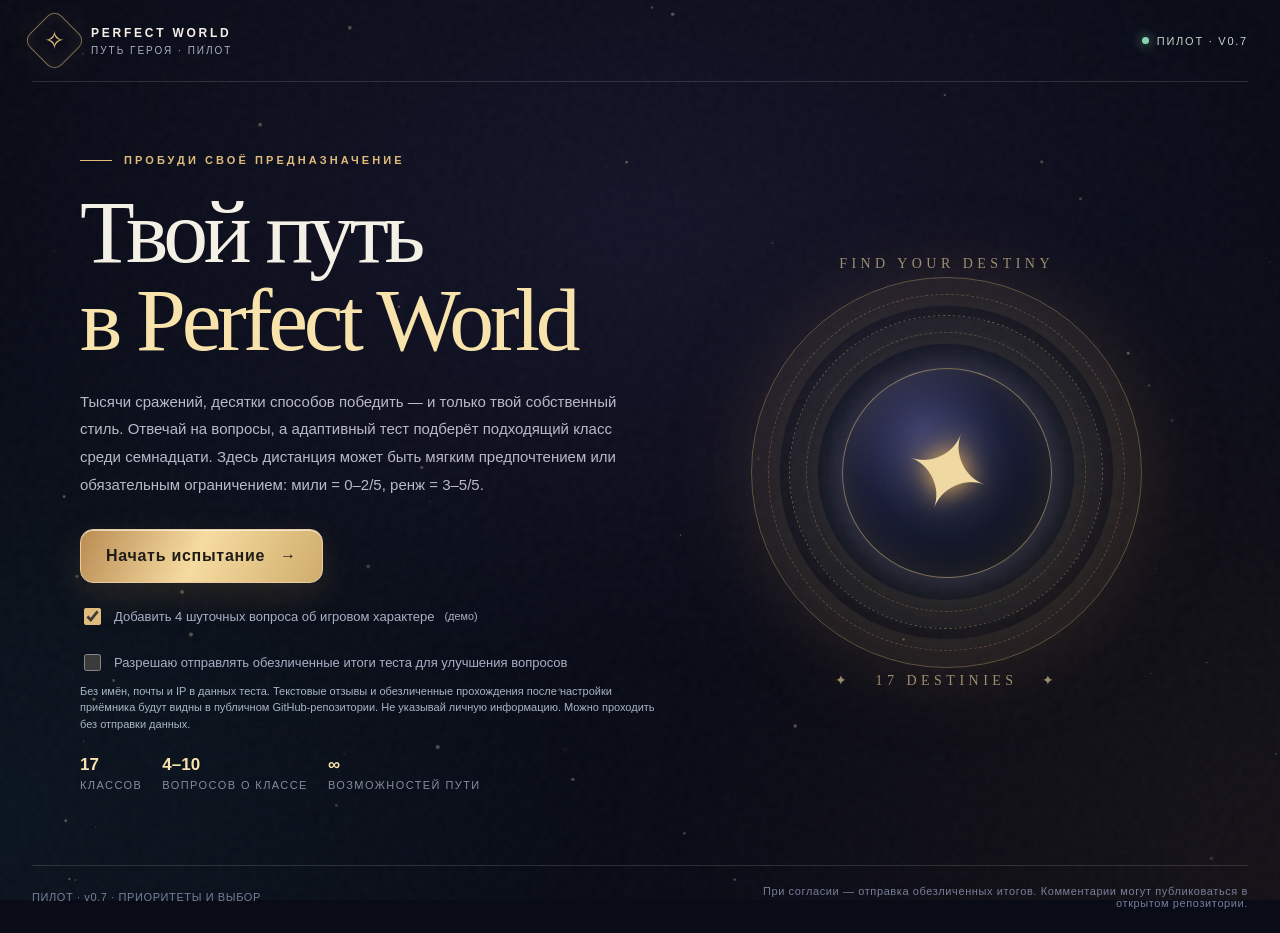
<file: index.html>
<!doctype html>
<html lang="ru">
<head>
<meta charset="utf-8">
<meta name="viewport" content="width=device-width,initial-scale=1,viewport-fit=cover">
<meta name="color-scheme" content="dark">
<title>Perfect World · Путь героя — тест классов</title>
<style>
:root{--bg:#090b16;--ink:#f5f0e6;--muted:#a9afc4;--gold:#dfbc7b;--gold2:#f8e3ac;--cyan:#93dcd6;--border:rgba(220,216,202,.16);--glass:rgba(15,21,38,.78);--shadow:0 30px 110px rgba(0,0,0,.49)}
*{box-sizing:border-box}html{min-height:100%;scroll-behavior:smooth}body{margin:0;background:var(--bg);color:var(--ink);font-family:Inter,ui-sans-serif,-apple-system,BlinkMacSystemFont,"Segoe UI",sans-serif;min-height:100vh;overflow-x:hidden}button,textarea{font:inherit}button{cursor:pointer}button:focus-visible,textarea:focus-visible{outline:3px solid var(--cyan);outline-offset:4px}button:disabled{opacity:.45;cursor:not-allowed}
#sky{position:fixed;inset:0;width:100%;height:100%;pointer-events:none;z-index:0;opacity:.73}body::before{content:"";position:fixed;z-index:0;inset:0;background:radial-gradient(ellipse 55% 50% at 50% 25%,rgba(69,61,120,.19),transparent),radial-gradient(ellipse 50% 60% at 0 90%,rgba(25,92,101,.12),transparent),radial-gradient(ellipse 50% 70% at 100% 95%,rgba(134,83,42,.10),transparent);pointer-events:none}
.grain{position:fixed;inset:0;z-index:0;opacity:.16;pointer-events:none;background-image:url("data:image/svg+xml,%3Csvg viewBox='0 0 120 120' xmlns='http://www.w3.org/2000/svg'%3E%3Cfilter id='n'%3E%3CfeTurbulence type='fractalNoise' baseFrequency='.95' numOctaves='3' stitchTiles='stitch'/%3E%3C/filter%3E%3Crect width='120' height='120' filter='url(%23n)' opacity='.2'/%3E%3C/svg%3E")}
.shell{position:relative;z-index:1;min-height:100vh;display:flex;flex-direction:column}.top{height:82px;width:min(1250px,calc(100% - 64px));margin:0 auto;display:flex;align-items:center;justify-content:space-between;border-bottom:1px solid var(--border);gap:20px}.brand{display:flex;align-items:center;gap:14px;color:var(--ink);text-decoration:none}.brand-mark{width:45px;height:45px;display:grid;place-items:center;transform:rotate(45deg);border:1px solid rgba(223,188,123,.55);border-radius:10px;box-shadow:inset 0 0 25px rgba(223,188,123,.08),0 0 40px rgba(223,188,123,.08)}.brand-mark span{transform:rotate(-45deg);font-size:25px;color:var(--gold)}.brand-copy b{display:block;font-size:12px;letter-spacing:.23em}.brand-copy small{display:block;color:var(--muted);font-size:10px;letter-spacing:.20em;margin-top:5px}.offline{display:flex;align-items:center;gap:8px;color:#b9cab9;font-size:11px;letter-spacing:.16em;text-transform:uppercase}.offline::before{content:"";width:7px;height:7px;border-radius:50%;background:#a8d3b1;box-shadow:0 0 12px #77cc9a}.main{width:min(1120px,calc(100% - 40px));margin:auto;flex:1;display:flex;align-items:center;padding:32px 0 44px}.main>div{width:100%}.footer{position:relative;z-index:1;width:min(1250px,calc(100% - 64px));margin:auto;padding:19px 0 24px;border-top:1px solid var(--border);display:flex;align-items:center;justify-content:space-between;gap:15px;color:#767f99;font-size:11px;letter-spacing:.055em}.footer span:last-child{max-width:520px;text-align:right}
h1,h2,h3,.display{font-family:Georgia,"Times New Roman",serif;font-weight:400}h1{font-size:clamp(45px,7vw,91px);line-height:.98;letter-spacing:-.048em;margin:22px 0 24px}h2{font-size:clamp(31px,4.3vw,56px);letter-spacing:-.038em;line-height:1.13;margin:13px 0 12px}.highlight{color:var(--gold2)}.eyebrow{font-size:11px;font-weight:700;letter-spacing:.28em;text-transform:uppercase;color:var(--gold);display:flex;align-items:center;gap:12px}.eyebrow::before{content:"";width:32px;height:1px;background:var(--gold)}.lead{color:#b8bac8;line-height:1.85;font-size:15px;max-width:560px}.muted{color:var(--muted)}.intro{display:grid;grid-template-columns:1.07fr .93fr;align-items:center;gap:30px;padding:40px 0 30px}.intro .lead{margin-bottom:30px}.orb-stage{min-height:460px;display:grid;place-items:center;position:relative;isolation:isolate}.orb-glow{position:absolute;width:80%;aspect-ratio:1;background:radial-gradient(circle,rgba(119,129,190,.25),rgba(44,100,118,.08) 42%,transparent 70%);filter:blur(10px)}.orb-ring{position:absolute;width:min(77%,410px);aspect-ratio:1;border-radius:50%;border:1px solid rgba(220,188,119,.39);box-shadow:inset 0 0 0 27px rgba(223,188,123,.012),inset 0 0 0 28px rgba(223,188,123,.07),0 0 100px rgba(190,151,96,.14);animation:turn 80s linear infinite}.orb-ring::after{content:"";position:absolute;inset:16px;border-radius:50%;border:1px dashed rgba(220,188,119,.28)}.orb-ring.r2{width:min(62%,335px);border-style:dashed;animation-direction:reverse;animation-duration:60s;transform:rotate(28deg)}.orb-core{height:210px;width:210px;border-radius:50%;display:grid;place-items:center;position:relative;background:radial-gradient(circle at 38% 30%,#3a3c69,#161a34 42%,#0b101c 80%);border:1px solid rgba(238,209,146,.49);box-shadow:0 0 35px rgba(197,180,255,.20),0 0 100px rgba(195,145,77,.13),inset 0 0 42px rgba(223,188,123,.16);animation:float 6s ease-in-out infinite}.orb-core::after{content:"✦";font-size:105px;color:#efd8a2;text-shadow:0 0 24px #f3b85b,0 0 72px rgba(255,244,201,.6);transform:rotate(20deg)}.orbit-word{position:absolute;font-family:Georgia,serif;font-size:14px;letter-spacing:.32em;color:rgba(229,206,155,.65);text-transform:uppercase}.w1{top:3%}.w2{bottom:3%}.intro-meta{display:flex;gap:20px;flex-wrap:wrap;margin-top:23px;color:#858c9f;font-size:11px;text-transform:uppercase;letter-spacing:.13em}.intro-meta strong{color:var(--gold2);font-size:17px;display:block;letter-spacing:0;margin-bottom:4px}.cta{display:inline-flex;gap:15px;align-items:center;justify-content:center;padding:17px 25px;color:#1f1b17;font-weight:750;letter-spacing:.045em;background:linear-gradient(115deg,#b98c53,#f6dba0 48%,#cfad6c);border:1px solid #e9cca2;border-radius:13px;box-shadow:0 12px 34px rgba(202,150,76,.16),inset 0 1px 0 rgba(255,255,255,.6);transition:transform .18s,box-shadow .2s,filter .2s}.cta:hover{transform:translateY(-3px);box-shadow:0 17px 42px rgba(202,150,76,.25)}.cta:active{transform:translateY(1px)}.ghost{background:rgba(245,242,236,.04);border:1px solid var(--border);color:var(--ink);padding:13px 17px;border-radius:11px;transition:background .15s,border .15s}.ghost:hover{background:rgba(245,242,236,.095);border-color:rgba(255,255,255,.32)}.toggle{display:inline-flex;gap:10px;align-items:center;color:var(--muted);font-size:13px;margin-top:22px;cursor:pointer}.toggle input{accent-color:var(--gold);width:17px;height:17px}.pane{width:100%;animation:rise .37s cubic-bezier(.2,.8,.2,1)}.quiz-layout{display:grid;grid-template-columns:minmax(0,1fr) 238px;gap:32px;align-items:start}.q-container{background:linear-gradient(145deg,rgba(29,33,56,.86),rgba(11,17,31,.89));border:1px solid rgba(218,197,151,.24);border-radius:24px;box-shadow:var(--shadow);padding:32px 37px 33px;position:relative;overflow:hidden;backdrop-filter:blur(14px)}.q-container::before{content:"";position:absolute;inset:0 0 auto;height:2px;background:linear-gradient(90deg,transparent,var(--gold),transparent)}.q-kicker{font-size:11px;text-transform:uppercase;letter-spacing:.23em;color:var(--gold);font-weight:720}.q-title{font-family:Georgia,serif;font-size:clamp(29px,3.4vw,43px);line-height:1.18;letter-spacing:-.027em;margin:19px 0 12px}.q-sub{font-size:13px;color:#a9b0c1;line-height:1.7;max-width:640px;margin-bottom:23px}.choices{display:grid;gap:11px}.option{width:100%;display:flex;align-items:center;text-align:left;gap:17px;padding:16px 18px;min-height:82px;position:relative;border-radius:14px;border:1px solid rgba(180,187,206,.19);background:linear-gradient(100deg,rgba(32,38,64,.55),rgba(21,26,44,.48));color:var(--ink);transition:transform .18s,border-color .18s,background .18s,box-shadow .18s;overflow:hidden}.option::after{content:"";position:absolute;inset:0;opacity:0;pointer-events:none;background:linear-gradient(104deg,rgba(227,189,116,.13),transparent 70%);transition:opacity .2s}.option:hover{transform:translateX(5px);border-color:rgba(238,197,124,.64);box-shadow:0 5px 22px rgba(0,0,0,.12)}.option:hover::after{opacity:1}.option:active{transform:scale(.992)}.option-key{width:42px;height:42px;flex-shrink:0;border:1px solid rgba(238,196,131,.37);border-radius:12px;display:grid;place-items:center;color:var(--gold);font-size:18px;font-family:Georgia,serif;background:rgba(216,178,106,.06)}.option-text{flex:1;z-index:1;line-height:1.42}.option-text strong{display:block;font-size:14px;line-height:1.55;font-weight:650}.option-text small{display:block;color:#a6aec1;font-size:12px;margin-top:3px;line-height:1.55}.option-arrow{color:#8f8fa3;font-size:20px;z-index:1}.q-bottom{display:flex;align-items:center;justify-content:space-between;gap:12px;margin-top:21px}.hint{font-size:11px;letter-spacing:.04em;color:#798499}.progress-rail{position:sticky;top:35px;display:flex;flex-direction:column;gap:20px}.stat-card{border:1px solid var(--border);background:rgba(15,21,37,.68);border-radius:18px;padding:23px;backdrop-filter:blur(8px)}.progress-top{display:flex;justify-content:space-between;gap:8px;font-size:11px;color:#bcb6b0;letter-spacing:.09em;text-transform:uppercase}.progress-val{font:36px Georgia,serif;color:var(--gold2);margin-top:15px}.progress-val small{font:14px system-ui,sans-serif;color:var(--muted)}.track{height:4px;border-radius:10px;background:rgba(202,206,220,.15);margin:17px 0 8px;overflow:hidden}.track>div{height:100%;border-radius:inherit;background:linear-gradient(90deg,#b38d62,#e9d4a8);transition:width .4s ease}.small-copy{color:#94a0b4;font-size:12px;line-height:1.75}.aside-label{color:var(--gold);letter-spacing:.16em;font-size:10px;text-transform:uppercase;margin-bottom:9px}.mini-stat{border-top:1px solid var(--border);padding:12px 0;display:flex;justify-content:space-between;gap:8px;color:#aeb5c5;font-size:12px}.mini-stat strong{color:#ede9df}.result{padding:6px 0 32px;animation:rise .45s both}.result-top{display:flex;justify-content:space-between;align-items:center;gap:18px;flex-wrap:wrap}.result-hero{margin-top:20px;display:grid;grid-template-columns:.83fr 1.17fr;gap:30px;align-items:stretch}.result-art{border-radius:25px;min-height:420px;position:relative;overflow:hidden;background:radial-gradient(circle at 50% 37%,rgba(218,174,105,.22),transparent 36%),linear-gradient(160deg,#28354b,#0b101e 63%);border:1px solid rgba(238,209,153,.3);display:grid;place-items:center}.result-art::before{content:"";width:80%;aspect-ratio:1;border-radius:50%;border:1px dashed rgba(229,203,142,.34);position:absolute;animation:turn 75s linear infinite}.result-art::after{content:"";width:64%;aspect-ratio:1;border-radius:50%;border:1px solid rgba(239,205,155,.2);position:absolute}.result-glyph{z-index:2;font-size:clamp(110px,17vw,190px);line-height:1;color:#f5dbad;text-shadow:0 0 55px rgba(237,178,113,.43);animation:float 6s ease-in-out infinite}.result-art .art-note{position:absolute;bottom:24px;left:25px;right:25px;text-align:center;z-index:2;text-transform:uppercase;font-size:10px;letter-spacing:.24em;color:rgba(236,224,194,.7)}.result-body{padding:20px 0}.result-body .eyebrow{margin-bottom:22px}.result-body h2{font-size:clamp(49px,6vw,83px);margin:0 0 12px}.result-desc{font-size:14px;color:#b6bccc;line-height:1.8;max-width:530px}.score-big{font:38px Georgia,serif;color:var(--gold2);display:flex;align-items:baseline;gap:12px;margin:20px 0}.score-big small{font:12px system-ui,sans-serif;color:var(--muted)}.chipline{display:flex;flex-wrap:wrap;gap:9px;margin:17px 0}.chip{border:1px solid rgba(226,201,151,.28);background:rgba(215,189,136,.075);padding:9px 11px;border-radius:100px;font-size:12px;color:#e7d6b5}.result-section{border:1px solid var(--border);background:rgba(17,23,39,.70);border-radius:19px;margin-top:18px;padding:23px 26px}.result-section h3{font-size:25px;margin:0 0 14px}.result-grid{display:grid;grid-template-columns:1fr 1fr;gap:18px}.rank-row{display:grid;grid-template-columns:105px 1fr 48px;gap:12px;align-items:center;padding:9px 0;font-size:13px}.rank-row span:first-child{font-weight:640}.rank-bar{height:7px;border-radius:20px;background:#282e42;overflow:hidden}.rank-bar i{display:block;height:100%;border-radius:20px;background:linear-gradient(90deg,#8a9eb1,#eccb88)}.rank-row b{text-align:right;font-size:12px;color:#d3c29b}.result-actions{display:flex;flex-wrap:wrap;gap:12px;margin-top:24px}.rating{display:flex;gap:6px;margin:16px 0}.star{color:#82909d;background:rgba(255,255,255,.04);border:1px solid var(--border);border-radius:9px;font-size:24px;padding:10px 13px;transition:all .15s}.star:hover,.star.active{color:#f7d58d;background:rgba(238,204,146,.10);border-color:rgba(238,204,146,.45)}textarea{background:rgba(4,8,17,.54);border:1px solid var(--border);border-radius:12px;color:var(--ink);width:100%;padding:13px 15px;resize:vertical;min-height:77px;line-height:1.5}.feedback-status{color:#a4d4b7;font-size:12px;min-height:18px;margin-top:11px}.status{display:inline-flex;gap:8px;align-items:center;font-size:11px;letter-spacing:.1em;text-transform:uppercase;border:1px solid rgba(206,189,150,.3);border-radius:999px;padding:9px 13px;color:#e9d1a5}.status.amb{border-color:#cfac6e;color:#e8c78d}.status.conflict{border-color:#d28c89;color:#f4aaa2}.icon-btn{border:1px solid var(--border);background:rgba(255,255,255,.04);color:#c6c7d2;display:inline-flex;align-items:center;gap:8px;padding:11px 15px;border-radius:11px}.icon-btn:hover{border-color:rgba(237,196,132,.5)}.insight{border-left:2px solid var(--gold);padding-left:16px;color:#b9beca;font-size:13px;line-height:1.75;margin-top:24px}.hidden{display:none!important}
@keyframes rise{from{opacity:0;transform:translateY(13px)}to{opacity:1;transform:translateY(0)}}@keyframes turn{to{transform:rotate(360deg)}}@keyframes float{0%,100%{transform:translateY(0)}50%{transform:translateY(-11px)}}
@media(max-width:900px){.intro{grid-template-columns:1fr .75fr;gap:5px}.orb-stage{min-height:330px}.orb-core{width:165px;height:165px}.orb-core::after{font-size:84px}.quiz-layout{grid-template-columns:1fr}.progress-rail{position:static;display:grid;grid-template-columns:1fr 1fr;gap:12px}.result-hero{grid-template-columns:1fr 1.2fr;gap:18px}.result-art{min-height:360px}}
@media(max-width:670px){.top{width:calc(100% - 34px);height:74px}.brand-copy b{font-size:10px}.offline{font-size:9px;letter-spacing:.07em}.main{width:calc(100% - 24px);padding:20px 0 27px}.intro{display:flex;flex-direction:column-reverse;align-items:stretch;padding:2px 10px 15px}.orb-stage{min-height:233px}.orb-core{width:122px;height:122px}.orb-core::after{font-size:67px}.orb-ring{width:206px}.orb-ring.r2{width:170px}.orbit-word{font-size:9px}.intro h1{font-size:48px;margin:15px 0}.intro .lead{font-size:13px;line-height:1.8}.intro-meta{gap:25px}.cta{width:100%;font-size:13px}.quiz-layout{gap:14px}.q-container{border-radius:17px;padding:23px 17px 23px}.q-title{font-size:30px}.q-sub{font-size:12px}.option{padding:12px 13px;min-height:74px;gap:12px;border-radius:12px}.option-key{width:35px;height:35px;font-size:15px}.option-text strong{font-size:13px}.option-text small{font-size:11px}.progress-rail{grid-template-columns:1fr 1fr}.stat-card{padding:15px}.progress-val{font-size:28px}.small-copy{font-size:11px}.footer{width:calc(100% - 34px);flex-direction:column;text-align:center;gap:7px;padding:14px 0 18px}.footer span:last-child{text-align:center}.result-hero{grid-template-columns:1fr}.result-art{min-height:250px}.result-glyph{font-size:113px}.result-body{padding:7px 4px}.result-body h2{font-size:56px}.result-grid{grid-template-columns:1fr}.result-section{padding:18px 15px}.rank-row{grid-template-columns:85px 1fr 42px;gap:9px}.result-actions .ghost,.result-actions .cta{flex:1}.star{padding:8px 10px}}
@media(prefers-reduced-motion:reduce){*,*::before,*::after{animation:none!important;transition:none!important;scroll-behavior:auto!important}}

/* Pilot feedback: unobtrusive and reachable on phones */
.issue-widget{display:flex;justify-content:flex-end;margin-top:18px}
.issue-widget details{width:min(100%,390px);background:rgba(11,19,34,.66);border:1px solid rgba(221,192,141,.21);border-radius:13px;padding:10px 13px;transition:border-color .2s}
.issue-widget details[open]{border-color:rgba(223,188,123,.55)}
.issue-widget summary{list-style:none;cursor:pointer;text-align:right;font-size:12px;color:var(--gold2);display:flex;gap:8px;justify-content:flex-end;align-items:center}
.issue-widget summary::-webkit-details-marker{display:none}
.issue-widget textarea{display:block;width:100%;min-height:82px;resize:vertical;margin:11px 0 9px;padding:11px 12px;border:1px solid rgba(198,199,213,.23);border-radius:9px;background:#10192a;color:#fff;font-size:13px;line-height:1.5}
.issue-widget .issue-submit{font-size:12px;padding:9px 13px;border-radius:9px;border:1px solid rgba(235,203,143,.48);background:rgba(214,169,101,.11);color:var(--gold2)}
.issue-widget .issue-submit:hover{background:rgba(214,169,101,.22)}
.note-status{min-height:16px;font-size:11px;color:#9fbdb5;line-height:1.5;margin-top:7px}
.privacy-note{color:#a6b5c5;font-size:11px;line-height:1.5;margin:8px 0}
.online-pill{color:#c5d3c9}.online-pill::before{background:#88d4b2}
@media(max-width:670px){.issue-widget details{width:100%}.issue-widget summary{justify-content:center}.issue-widget{justify-content:stretch}}
.option-hard{border-color:rgba(229,187,103,.5);background:linear-gradient(115deg,rgba(69,48,34,.54),rgba(37,31,36,.58));box-shadow:inset 4px 0 0 rgba(225,174,94,.62)}.option-hard .option-key{background:rgba(225,174,94,.12);color:#f0d6a0}.option-hard:hover{border-color:#f1d49c;box-shadow:inset 4px 0 0 #efd6a5,0 8px 32px rgba(214,172,108,.12)}
</style>
<link rel="stylesheet" href="result-scenes/scene.css">
<link rel="stylesheet" href="result-scenes/integration.css">
</head>
<body>
<canvas id="sky" aria-hidden="true"></canvas><div class="grain" aria-hidden="true"></div>
<div class="shell"><header class="top"><a class="brand" href="#" data-action="home"><span class="brand-mark"><span>✧</span></span><span class="brand-copy"><b>PERFECT WORLD</b><small>ПУТЬ ГЕРОЯ · ПИЛОТ</small></span></a><span class="offline online-pill">Пилот · v0.7</span></header><main id="app" class="main" aria-live="polite"></main><footer class="footer"><span>ПИЛОТ · v0.7 · ПРИОРИТЕТЫ И ВЫБОР</span><span>При согласии — отправка обезличенных итогов. Комментарии могут публиковаться в открытом репозитории.</span></footer></div>
<script src="result-scenes/integration.js"></script>
<script src="config.js"></script>
<script src="telemetry-client.js?v=07-feedback-2"></script>
<script>
"use strict";
const MAT=[
["Воин",4,5,5,3,5,1,3,2,4,3,4,1,4,0,2,5,0,0,5,2],
["Маг",0,2,2,2,4,5,0,4,1,5,3,5,2,2,4,3,1,0,3,0],
["Стрелок",4,1,1,3,5,3,1,4,0,5,3,5,2,0,5,3,0,0,3,0],
["Лучник",5,2,2,3,4,3,1,5,0,5,5,5,2,0,3,4,3,0,3,0],
["Жрец",1,3,2,4,1,4,4,4,5,2,2,1,5,5,2,2,0,0,4,0],
["Паладин",4,2,2,3,4,4,1,1,0,5,2,5,1,0,5,4,0,0,2,0],
["Оборотень",4,3,2,5,4,1,3,1,3,3,3,1,2,0,3,3,0,5,2,0],
["Друид",1,4,5,4,3,5,1,3,4,2,3,1,4,0,1,2,0,5,3,0],
["Странник",4,4,3,3,4,0,1,1,3,5,2,5,1,0,5,2,2,5,3,2],
["Мистик",2,2,4,4,1,5,3,4,5,4,5,1,5,4,2,2,0,0,4,2],
["Страж",1,1,5,3,2,3,3,2,4,2,3,2,4,0,3,2,0,0,1,1],
["Дух крови",5,1,1,5,4,0,1,1,0,5,2,5,1,0,2,3,0,3,2,0],
["Жнец",1,2,3,2,1,5,1,4,2,5,3,5,2,0,3,3,0,3,3,4],
["Призрак",4,5,2,3,4,1,1,1,1,5,3,2,1,0,3,3,2,3,5,5],
["Бард",0,3,2,4,2,5,1,4,2,5,2,5,1,2,4,3,0,3,3,0],
["Шаман",0,2,2,3,1,5,0,4,1,5,3,5,3,2,4,4,0,1,3,0],
["Убийца",5,4,2,4,4,1,0,1,0,5,4,5,3,0,4,5,5,1,4,4]
];
const TRAITS=["Физический урон","Контроль","Дебафы","Живучесть","Мобильность","Магический урон","Бафы","Дальность атак","Поддержка (саппорт)","Дамагер (преобладает урон)","Может фармить в соло данжи","Зависимость от экипировки в пве","Востребованность в пвп контенте","Лечение","Массовый урон","Взрывной урон","Скрытность","Трансформация","Сложность управления","Комбинаторный геймплей"];
const IX=Object.fromEntries(TRAITS.map((t,i)=>[t,i+1]));
const CLASSES=MAT.map((v,index)=>({name:v[0],scores:v,index}));
const v=(c,trait)=>c.scores[IX[trait]];
const K={phy:TRAITS[0],ctrl:TRAITS[1],deb:TRAITS[2],sur:TRAITS[3],mov:TRAITS[4],mag:TRAITS[5],buff:TRAITS[6],range:TRAITS[7],sup:TRAITS[8],dmg:TRAITS[9],solo:TRAITS[10],gear:TRAITS[11],heal:TRAITS[13],area:TRAITS[14],burst:TRAITS[15],stealth:TRAITS[16],trans:TRAITS[17],complex:TRAITS[18],combo:TRAITS[19]};
const CORE=[
{id:"Q01",category:"Роль персонажа",title:"Что тебе больше всего нравится делать в командном PvP?",options:[
["A","Уничтожать противников","Наносить высокий урон и устранять опасные цели."],["B","Контролировать ход сражения","Мешать врагам атаковать и применять способности."],["C","Обеспечивать преимущество команде","Усиливать союзников и ослаблять противников."],["D","Сохранять жизнь союзникам","Лечить товарищей и спасать их в критические моменты."]] },
{id:"Q02",category:"Стиль сражения",title:"Как тебе комфортнее всего вести бой?",options:[
["A","Держаться на расстоянии","Атаковать издалека и не подпускать противника."],["B","Постоянно двигаться","Быстро сближаться, менять позиции, выходить из-под удара."],["C","Выдерживать давление","Сохранять эффективность под атакой нескольких врагов."],["D","Использовать сложные механики","Комбинации способностей, режимы, тактические решения."]] },
{id:"Q03",category:"Источник силы",title:"Какой способ нанесения урона тебе ближе?",options:[
["A","Физические атаки","Оружие, выстрелы, удары и физические приёмы."],["B","Магические способности","Заклинания, стихии и магические атаки."],["C","Сочетание двух типов","Физический и магический урон в зависимости от ситуации."],["D","Тип урона не принципиален","Главное — роль персонажа и его механики."]] },
{id:"Q04",category:"Мир приключений",title:"Что для тебя важнее при выборе класса для PvE?",options:[
["A","Самостоятельность","Фармить данжи одному, желательно без дорогой экипировки."],["B","Полезность для группы","Помогать группе даже с посредственной экипировкой."],["C","Личный урон в PvE","Важнее наносить урон, чем выполнять вспомогательную роль."],["D","PvE второстепенно","Выбираю класс прежде всего ради PvP."]] }
];
const BANK=[
["U01",K.ctrl,"Насколько тебе интересно ограничивать действия противника в PvP?","Хочу уверенно контролировать противника","Достаточно нескольких средств контроля","Предпочитаю почти обходиться без контроля"],
["U02",K.deb,"Хочешь ли ты ослаблять противников специальными эффектами?","Да, это важная часть моей тактики","Хочу использовать дебафы иногда","Предпочитаю наносить урон без дебафов"],
["U03",K.sur,"Сколько внимания ты хочешь уделять собственной защищённости?","Хочу выдерживать мощное давление","Умеренная живучесть достаточна","Готов пожертвовать живучестью"],
["U04",K.mov,"Насколько важны быстрые перемещения непосредственно в бою?","Очень важны: рывки и смена позиции","Умеренная мобильность вполне подходит","Предпочитаю стоять на позиции и реже двигаться"],
["U05",K.buff,"Нравится ли тебе усиливать именно союзников?","Да, хочу заметно усиливать группу","Пусть будет несколько полезных бафов","Не хочу заниматься бафами группы"],
["U06",K.range,"Какую дистанцию активного боя ты предпочитаешь?","Скорее дальний бой, но возможен компромисс","Дистанция не главный критерий, нравится средний диапазон","Скорее ближний бой, но возможен компромисс"],
["U07",K.sup,"Насколько важна для тебя роль помощи группе?","Хочу быть полноценным саппортом","Нравится сочетать помощь и личный урон","Предпочитаю играть независимо от союзников"],
["U08",K.dmg,"Насколько важна специализация на личном уроне?","Урон должен быть главной задачей","Хочу урон, но не в ущерб другой роли","Предпочту другую пользу для команды"],
["U09",K.solo,"Насколько для тебя важна возможность самостоятельно фармить данжи?","Хочу эффективно фармить в одиночку","Иногда хочу проходить соло-контент","Не собираюсь фармить данжи один"],
["U10",K.gear,"Как относишься к необходимости сильной экипировки для PvE?","Хочу быть полезным даже в простой экипировке","Умеренная зависимость меня устраивает","Готов к высокой зависимости от экипировки"],
["U11",TRAITS[12],"Важна ли тебе востребованность класса в организованном PvP?","Хочу класс, который команды активно ищут","Достаточно нормальных шансов попасть в группу","Готов конкурировать за место в группе"],
["U12",K.heal,"Насколько тебе интересно лечить именно союзников?","Хочу эффективно лечить группу","Хочу иметь ограниченную возможность лечить","Не хочу заниматься лечением союзников"],
["U13",K.area,"Насколько тебе нравится наносить урон сразу нескольким противникам?","Люблю сильные массовые атаки","Пусть будут отдельные умения по области","Хочу специализироваться на одиночных целях"],
["U14",K.burst,"Интересен ли тебе высокий урон за короткий промежуток в PvP?","Да, люблю сильные короткие атаки","Нужен некоторый взрывной потенциал","Предпочитаю ровный урон вместо взрывного"],
["U15",K.stealth,"Хочешь использовать невидимость в бою?","Да, скрытность должна быть значимой механикой","Хватит редкой тактической невидимости","Не хочу опираться на скрытность"],
["U16",K.trans,"Нравятся ли тебе боевые формы, изменяющие возможности персонажа?","Да, хочу активно менять форму и умения","Интересна временная боевая форма","Предпочитаю обходиться без трансформаций"],
["U17",K.complex,"Какую сложность эффективного освоения персонажа ты предпочитаешь?","Хочу требовательный класс с высоким потолком мастерства","Нравится умеренно сложное управление","Предпочитаю простое и понятное управление"],
["U18",K.combo,"Как относишься к комбинациям умений и ресурсным механикам?","Хочу строить сложные комбинации","Нравятся некоторые связки способностей","Предпочитаю независимые простые умения"]
].map(x=>({id:x[0],trait:x[1],title:x[2],options:[["A",x[3]],["B",x[4]],["C",x[5]],["D","Не принципиально"],...(x[0]==="U06"?[["E","Только ближний бой","ОБЯЗАТЕЛЬНО · Исключить всех, у кого дальность атаки 3–5 из 5."],["F","Только дальний бой","ОБЯЗАТЕЛЬНО · Исключить всех, у кого дальность атаки 0–2 из 5."]]:[])],priority:1}));
const EXTRA={
P01:{id:"P01",category:"Уточнение роли",title:"Что именно означает для тебя поддержка союзников?",sub:"Разные виды поддержки могут приводить к совершенно разным классам.",options:[["A","Лечить и спасать союзников","Предотвращать смерти своей команды."],["B","Контролировать противников","Не давать врагам действовать и мешать их атакам."],["C","Усиливать союзников и ослаблять врагов","Бафы, дебафы и командные преимущества."],["D","Совмещать собственный урон с поддержкой","Участвовать в убийстве, помогая команде."]]},
P04:{id:"P04",category:"Важность роли",title:"Насколько для тебя обязательна роль поддержки?",sub:"Здесь решается, исключать ли классы, которые почти не выполняют эту роль.",options:[["A","Обязательна","Не предлагать классы без выраженной поддержки."],["B","Скорее важна","Предпочтение сильное, но допустим компромисс."],["C","Урон для меня важнее","Поддержка приятна, но не определяет выбор."],["D","Пока не уверен","Оставим поддержку мягким пожеланием."]]},
P02:{id:"P02",category:"Важность типа урона",title:"Физический урон для тебя обязателен?",sub:"Пожелание не должно превращаться в незаметный запрет на подходящие классы.",options:[["A","Да, только физический","Рассматривать классы с физическим уроном ≥4/5."],["B","Предпочтителен, но не обязателен","Можно выбрать другой тип ради подходящей роли."],["C","Роль и механики важнее","Тип урона не должен ограничивать выбор."],["D","Пока не могу решить","Оставить физический урон мягким предпочтением."]]},
P03:{id:"P03",category:"Конфликт условий",title:"Ни один класс не соответствует обоим обязательным требованиям.",sub:"Выбери, какой компромисс допустим. Мы не будем подменять твои приоритеты молча.",options:[["A","Сохранить физический урон","Можно ослабить обязательность выбранной поддержки."],["B","Сохранить поддержку","Можно рассмотреть магические или гибридные классы."],["C","Никакого компромисса","Тогда честно покажем, что подходящего класса нет."],["D","Пересмотреть оба требования","Сделать их предпочтениями вместо запретов."]]}
};
// Демонстрационные поведенческие вопросы. Их формулировки ещё не утверждались в Google-таблице.
const BEH=[
{id:"B01",category:"Привычки героя · демо",title:"До начала рейда осталось десять минут. Чем займёшься?",options:[["A","Изучаю тактику","Ищу, как улучшить бой."],["B","Зайду на другого персонажа","Пара дел на твине всегда найдётся."],["C","Проверяю рынок","Вдруг прямо сейчас выгодная сделка."],["D","Делаю чай","Настоящее искусство — не торопиться."]],tags:{A:"теоретик",B:"твиновод",C:"торгаш",D:"созерцатель"}},
{id:"B02",category:"Привычки героя · демо",title:"В данже выпал неожиданный редкий предмет. Твоя реакция?",options:[["A","Считаю выгоду","Что с ним сделать рациональнее?"],["B","Хочу ещё одну попытку","Удача явно на моей стороне!"],["C","Предложу другу","Может, ему нужнее."],["D","Сохраню на память","Красивое пополнение коллекции."]],tags:{A:"оптимизатор",B:"лудоман",C:"меценат",D:"коллекционер"}},
{id:"B03",category:"Привычки героя · демо",title:"Группа не смогла убить босса. Что дальше?",options:[["A","Разберу причины","Ищу, где сломалась тактика."],["B","Повторим немедленно","Ещё немного — и получится!"],["C","Шутки и драма","Добавлю эмоций в чат."],["D","Соберу всех заново","Главное — не разругаться."]],tags:{A:"аналитик",B:"упрямец",C:"драматург",D:"дипломат"}},
{id:"B04",category:"Привычки героя · демо",title:"Сегодня можно делать в игре что угодно. Что выберешь?",options:[["A","Пойду на PvP","Всё ради хорошего боя."],["B","Соберу группу в поход","Совместный контент зовёт."],["C","Займусь образом героя","Красота тоже характеристика."],["D","Буду исследовать мир","Мне некуда спешить."]],tags:{A:"дуэлянт",B:"рейдер",C:"модник",D:"философ"}}
];
const GLYPH={"Воин":"⚔","Маг":"✦","Стрелок":"⌖","Лучник":"➶","Жрец":"✧","Паладин":"◆","Оборотень":"♜","Друид":"❈","Странник":"⟁","Мистик":"✺","Страж":"⬡","Дух крови":"♠","Жнец":"☾","Призрак":"◈","Бард":"♫","Шаман":"✳","Убийца":"✥"};
// Пилот v0.7. U06 задаётся КАЖДОМУ, включая выбравших Q02-A.
// U06 E/F — только hard-фильтр без добавления баллов, класс: 0–2 melee, 3–5 ranged.
// U06 A/B/C — мягкие предпочтения с весом 2 внутри группы стиля боя.
// При наличии U06 исходный Q02-A не оценивается вторично, чтобы не удваивать дальность.
const VERSION="0.7-priorities";
const STORE="perfectworld_mvp_offline_07";
const safeStorage={get(){try{return localStorage.getItem(STORE)}catch{return null}},set(s){try{localStorage.setItem(STORE,s)}catch{}}};
function initial(){return{phase:"intro",answers:{},history:[],demo:true,startedAt:null,feedback:{rating:0,text:"",expected:""},lastResult:null,telemetryEnabled:false,sessionId:null,reportedHash:null}}
let state=initial();try{const parsed=JSON.parse(safeStorage.get()||"null");if(parsed&&typeof parsed==="object"&&parsed.answers&&Array.isArray(parsed.history)&&["intro","quiz","result"].includes(parsed.phase))state={...initial(),...parsed};}catch{}
const ans=id=>state.answers[id];
const countClass=()=>state.history.filter(id=>!id.startsWith("B")).length;
const getSubtype=()=>ans("P01")==="A"?"Лечение":ans("P01")==="B"?"Контроль":ans("P01")==="C"?"Бафы и дебафы":ans("P01")==="D"?"Урон с поддержкой":ans("Q01")==="D"?"Лечение":"Не уточнено";
const distanceHard=()=>ans("U06")==="E"?"melee":ans("U06")==="F"?"ranged":null;
const distanceGroup=cl=>v(cl,K.range)<=2?"melee":"ranged";
const physicalHard=()=>ans("P02")==="A"&&!["B","D"].includes(ans("P03"));
const supportHard=()=>ans("P04")==="A"&&!["A","D"].includes(ans("P03"));
function supportScore(cl){const s=getSubtype();if(s==="Лечение")return v(cl,K.heal);if(s==="Контроль")return v(cl,K.ctrl);if(s==="Бафы и дебафы")return (v(cl,K.buff)+v(cl,K.deb))/2;if(s==="Урон с поддержкой")return Math.min(v(cl,K.dmg),v(cl,K.sup));return v(cl,K.sup)}
function eligible(cl){return(!physicalHard()||v(cl,K.phy)>=4)&&(!supportHard()||supportScore(cl)>=4)&&(!distanceHard()||distanceGroup(cl)===distanceHard())}
function qValues(cl){const a=ans("Q01"),b=ans("Q02"),c=ans("Q03"),d=ans("Q04"),type=getSubtype();
let one=a==="A"?.8*v(cl,K.dmg)+.2*v(cl,K.burst):a==="B"?v(cl,K.ctrl):a==="D"?.7*v(cl,K.heal)+.3*v(cl,K.sup):type==="Лечение"?.7*v(cl,K.heal)+.3*v(cl,K.sup):type==="Контроль"?.7*v(cl,K.ctrl)+.3*v(cl,K.sup):type==="Урон с поддержкой"?.5*v(cl,K.dmg)+.5*v(cl,K.sup):.4*v(cl,K.sup)+.3*v(cl,K.buff)+.3*v(cl,K.deb);
let two=b==="A"?v(cl,K.range):b==="B"?v(cl,K.mov):b==="C"?v(cl,K.sur):.4*v(cl,K.complex)+.4*v(cl,K.combo)+.2*v(cl,K.trans);
let three=c==="A"?v(cl,K.phy):c==="B"?v(cl,K.mag):c==="C"?.5*(5-Math.abs(v(cl,K.phy)-4))+.5*(5-Math.abs(v(cl,K.mag)-4)):0;
let four=d==="A"?.65*v(cl,K.solo)+.35*(5-Math.abs(v(cl,K.gear)-1)):d==="B"?.65*v(cl,K.sup)+.35*(5-Math.abs(v(cl,K.gear)-1)):d==="C"?v(cl,K.dmg):0;
return[one,two,three,four]}
// Group weights are pilot parameters, not a statistically calibrated model.
const GROUP_WEIGHT={role:3,style:2,damage:1.3,content:1.5};
const LIMIT=10,EPS=1e-9;
function priorityWeights(){
 const weights={...GROUP_WEIGHT};
 const supportPriority=ans('P03')==='A'?'C':ans('P03')==='D'?'D':ans('P04');
 const damagePriority=ans('P03')==='B'?'C':ans('P03')==='D'?'D':ans('P02');
 if(['C','D'].includes(ans('Q01')))weights.role*=({A:1.5,B:1.35,C:.65,D:1})[supportPriority]||1;
 if(ans('Q03')==='A')weights.damage*=({A:1,B:1,C:.35,D:.7})[damagePriority]||1;
 return weights;
}
function questionGroup(id){
 if(['U01','U02','U05','U07','U08','U12','U14'].includes(id))return 'role';
 if(['U09','U10','U15'].includes(id))return 'content';
 return 'style';
}
function covered(k){
 const id=BANK[k].id,q1=ans('Q01'),q2=ans('Q02'),q4=ans('Q04'),sub=ans('P01');
 switch(id){
 case 'U01':return q1==='B'||(q1==='C'&&sub==='B');
 case 'U02':case 'U05':return q1==='C'&&sub==='C';
 case 'U03':return q2==='C';case 'U04':return q2==='B';
 case 'U06':return ans('U06')!==undefined;
 case 'U07':return q1==='C'||q1==='D'||q4==='B';
 case 'U08':return q1==='A'||(q1==='C'&&sub==='D')||q4==='C';
 case 'U09':return q4==='A';case 'U10':return q4==='A'||q4==='B';
 case 'U12':return q1==='D'||(q1==='C'&&sub==='A');
 case 'U14':return q1==='A';default:return false;
 }
}
function target(k,code){if(!code||'DEF'.includes(code))return null;return k===9?{A:1,B:3,C:5}[code]:{A:5,B:3,C:0}[code]}
function availableU(){return BANK.map((b,k)=>({...b,k})).filter(b=>ans(b.id)===undefined&&!covered(b.k))}
function bankValue(cl,b,choice){return 5-Math.abs(v(cl,b.trait)-target(b.k,choice))}
function aggregate(values,terms,weights,adjustId=null,factor=1){
 const sums={},masses={};
 terms.forEach((t,i)=>{const w=t.weight*(t.id===adjustId?factor:1);sums[t.group]=(sums[t.group]||0)+w*values[i];masses[t.group]=(masses[t.group]||0)+w;});
 const groups=Object.fromEntries(Object.keys(masses).map(g=>[g,sums[g]/masses[g]]));
 const denom=Object.keys(groups).reduce((s,g)=>s+weights[g],0);
 return {score:Object.entries(groups).reduce((s,[g,value])=>s+weights[g]*value,0)/denom,groups,sums,masses,denom};
}
function compute(){
 if(!CORE.every(q=>ans(q.id)!==undefined))return null;
 const weights=priorityWeights(),terms=[{id:'Q01',group:'role',weight:2,index:0}];
 if(!(ans('Q02')==='A'&&ans('U06')!==undefined))terms.push({id:'Q02',group:'style',weight:1,index:1});
 if(ans('Q03')!=='D')terms.push({id:'Q03',group:'damage',weight:1,index:2});
 if(ans('Q04')!=='D')terms.push({id:'Q04',group:'content',weight:1,index:3});
 const responded=BANK.map((b,k)=>({...b,k,answer:ans(b.id)})).filter(b=>b.answer&&!'DEF'.includes(b.answer));
 responded.forEach(b=>terms.push({id:b.id,group:questionGroup(b.id),weight:b.id==='U06'?2:1,bank:b}));
 const list=CLASSES.filter(eligible).map(cl=>{const main=qValues(cl),values=terms.map(t=>t.bank?bankValue(cl,t.bank,t.bank.answer):main[t.index]);return {cl,name:cl.name,values,...aggregate(values,terms,weights)}}).sort((a,b)=>b.score-a.score||a.name.localeCompare(b.name,'ru'));
 return {list,weights,terms,leader:list[0]||null,runner:list[1]||null,third:list[2]||null};
}
function stress(e){
 if(!e?.leader)return 0;if(e.list.length===1)return 1;
 let total=0,stay=0;
 const check=(score)=>{const ranked=e.list.map(item=>({name:item.name,score:score(item)})).sort((a,b)=>b.score-a.score);total++;if(ranked[0].name===e.leader.name&&ranked[0].score-ranked[1].score>EPS)stay++;};
 for(const group of Object.keys(e.leader.groups))for(const factor of [.75,1.25])check(item=>aggregate(item.values,e.terms,{...e.weights,[group]:e.weights[group]*factor}).score);
 for(const term of e.terms)for(const factor of [.75,1.25])check(item=>aggregate(item.values,e.terms,e.weights,term.id,factor).score);
 return total?stay/total:0;
}
// Exact pessimistic bound over all remaining question subsets within the budget.
// Future adaptive questions have unit evidence weight. D may skip a question.
function threatCount(e,budget=Math.max(0,LIMIT-countClass())){
 if(!e?.runner||budget===0)return 0;
 const available=availableU(),leader=e.leader;
 return e.list.slice(1).filter(ch=>{
  let dp=Array(budget+1).fill(-Infinity);dp[0]=0;
  for(const group of Object.keys(e.weights)){
   const mass=leader.masses[group]||0,delta=(ch.sums[group]||0)-(leader.sums[group]||0);
   const gains=available.filter(b=>questionGroup(b.id)===group).map(b=>Math.max(...['A','B','C'].map(code=>bankValue(ch.cl,b,code)-bankValue(leader.cl,b,code)))).sort((a,b)=>b-a);
   const options=[mass?e.weights[group]*delta/mass:0];let sum=0;
   for(let t=1;t<=Math.min(budget,gains.length);t++){sum+=gains[t-1];options[t]=e.weights[group]*(delta+sum)/(mass+t);}
   const next=Array(budget+1).fill(-Infinity);
   for(let used=0;used<=budget;used++)for(let t=0;t<options.length&&used+t<=budget;t++)next[used+t]=Math.max(next[used+t],dp[used]+options[t]);
   dp=next;
  }
  return Math.max(...dp)>=-EPS;
 }).length;
}
function decideU(e){
 if(!e?.runner)return null;
 const rivals=e.list.slice(1).map(item=>({item,weight:Math.exp(-(e.leader.score-item.score)/.5)}));
 const choices=availableU().map(b=>{
  const group=questionGroup(b.id),terms=[...e.terms,{id:b.id,group,weight:b.id==='U06'?2:1}];
  const branches=['A','B','C'].map(code=>new Map(e.list.map(item=>[item.name,aggregate([...item.values,bankValue(item.cl,b,code)],terms,e.weights).score])));
  const utility=rivals.reduce((sum,{item,weight})=>{const gaps=branches.map(scores=>scores.get(e.leader.name)-scores.get(item.name));return sum+weight*(Math.max(...gaps)-Math.min(...gaps));},0);
  return {...b,utility};
 }).sort((a,b)=>b.utility-a.utility||a.id.localeCompare(b.id));
 return choices[0]?.utility>EPS?choices[0]:null;
}
function conflictQuestion(){
 if(ans('P03')!==undefined||!physicalHard()||!supportHard())return null;
 const options=EXTRA.P03.options.filter(([code])=>{
  if(code==='C')return true;
  state.answers.P03=code;
  const possible=CLASSES.some(eligible);delete state.answers.P03;return possible;
 });
 return options.length>1?{...EXTRA.P03,sub:distanceHard()?'Дистанция остаётся обязательной. Показаны только компромиссы, при которых есть подходящий класс.':EXTRA.P03.sub,options}:null;
}
function outcome(){
 if(state.phase==='intro')return {kind:'intro'};
 for(let i=0;i<4;i++){const q=CORE[i];if(ans(q.id)===undefined)return {kind:'question',question:q};if(state.demo&&ans(BEH[i].id)===undefined)return {kind:'question',question:BEH[i]};}
 if(ans('Q01')==='C'&&ans('P01')===undefined)return {kind:'question',question:EXTRA.P01};
 if(['C','D'].includes(ans('Q01'))&&ans('P04')===undefined)return {kind:'question',question:EXTRA.P04};
 if(ans('Q03')==='A'&&ans('P02')===undefined)return {kind:'question',question:EXTRA.P02};
 if(ans('U06')===undefined)return {kind:'question',question:{...BANK.find(b=>b.id==='U06'),category:'Ключевой выбор · дистанция',sub:'Выбери предпочтительную или обязательную дистанцию. Обязательные условия исключают неподходящие классы.'}};
 const e=compute();
 if(!e.list.length){const q=conflictQuestion();return q?{kind:'question',question:q}:{kind:'result',status:'conflict',e};}
 if(e.list.length===1)return {kind:'result',status:'single',e};
 const n=countClass(),gap=e.leader.score-e.runner.score,tied=gap<=EPS,robust=stress(e);
 // At the budget boundary there are no unasked answers left to consider.
 const threats=threatCount(e);
 if(!tied&&e.leader.score>=3.75&&gap>=.5&&robust>=.9&&threats===0)return {kind:'result',status:'sufficient',e,robust,threats};
 if(n>=LIMIT)return {kind:'result',status:tied?'tie':'limit',e,robust,threats};
 const next=decideU(e);
 if(!next)return {kind:'result',status:tied?'tie':'ambiguous',e,robust,threats};
 return {kind:'question',question:{id:next.id,category:'Точное уточнение',title:next.title,options:next.options},e,robust,threats};
}
function persist(){safeStorage.set(JSON.stringify(state))}
function esc(s){return String(s??"").replace(/[&<>"']/g,ch=>({"&":"&amp;","<":"&lt;",">":"&gt;","\"":"&quot;","'":"&#39;"}[ch]))}
function describeClass(cl){const s=cl.scores;let priorities=TRAITS.map((t,i)=>({t,val:s[i+1]})).filter(x=>x.val>=4&&![K.gear,K.complex].includes(x.t));return priorities.slice(0,3).map(x=>x.t.toLowerCase()).join(" · ")}
function explanation(){const pts=[];const q1=ans("Q01"),q2=ans("Q02"),q3=ans("Q03"),q4=ans("Q04");if(q1==="A")pts.push("ориентацию на личный урон");if(q1==="B")pts.push("контроль противников");if(q1==="C")pts.push(getSubtype()==="Лечение"?"поддержку через лечение":getSubtype()==="Контроль"?"контроль в интересах команды":"командную поддержку");if(q1==="D")pts.push("лечение и спасение союзников");if(ans("U06")==="E")pts.push("строго ближний бой (0–2/5)");else if(ans("U06")==="F")pts.push("строго дальний бой (3–5/5)");else if(ans("U06")==="A")pts.push("предпочтение дальнего боя");else if(ans("U06")==="C")pts.push("предпочтение ближнего боя");else if(q2==="A")pts.push("бой на расстоянии");if(q2==="B")pts.push("мобильный бой");if(q2==="C")pts.push("живучесть");if(q2==="D")pts.push("тактическую сложность");if(q3==="A")pts.push("физический урон");if(q3==="B")pts.push("магический урон");if(q3==="C")pts.push("гибридный тип урона");if(q4==="A")pts.push("самостоятельность в PvE");if(q4==="B")pts.push("групповой PvE");if(q4==="C")pts.push("личный урон в PvE");return pts.join(", ")}
function personality(){const has=BEH.every(q=>ans(q.id)!==undefined);if(!state.demo||!has)return null;const first=BEH[0].tags[ans("B01")],second=BEH[1].tags[ans("B02")],third=BEH[2].tags[ans("B03")],fourth=BEH[3].tags[ans("B04")],adj=({A:"Грозный",B:"Неутомимый",C:"Стильный",D:"Созерцательный"})[ans("B04")];return{label:`${adj} ${first}-${second}`,extra:`Также: ${third}, ${fourth}.`,tags:[first,second,third,fourth]}}
function wordIcon(id){return({Q01:"⚔",Q02:"⟡",Q03:"✦",Q04:"♜",P01:"✧",P02:"⚖",P03:"◆",P04:"♧"})[id]||"✺"}
function introHTML(){const resume=Object.keys(state.answers).length>0;return `<div class="pane intro"><div><div class="eyebrow">Пробуди своё предназначение</div><h1>Твой путь<br><span class="highlight">в Perfect World</span></h1><p class="lead">Тысячи сражений, десятки способов победить — и только твой собственный стиль. Отвечай на вопросы, а адаптивный тест подберёт подходящий класс среди семнадцати. Здесь дистанция может быть мягким предпочтением или обязательным ограничением: мили = 0–2/5, ренж = 3–5/5.</p><button class="cta" data-action="start">${resume?"Продолжить путешествие":"Начать испытание"}<span aria-hidden="true">→</span></button><div><label class="toggle"><input type="checkbox" id="demoToggle" ${state.demo?"checked":""}> Добавить 4 шуточных вопроса об игровом характере <small>(демо)</small></label><label class="toggle"><input type="checkbox" id="telemetryToggle" ${state.telemetryEnabled?"checked":""}> Разрешаю отправлять обезличенные итоги теста для улучшения вопросов</label><p class="privacy-note">Без имён, почты и IP в данных теста. Текстовые отзывы и обезличенные прохождения после настройки приёмника будут видны в публичном GitHub-репозитории. Не указывай личную информацию. Можно проходить без отправки данных.</p></div><div class="intro-meta"><div><strong>17</strong>классов</div><div><strong>4–10</strong>вопросов о классе</div><div><strong>∞</strong>возможностей пути</div></div></div><div class="orb-stage" aria-hidden="true"><div class="orb-glow"></div><div class="orb-ring"></div><div class="orb-ring r2"></div><div class="orb-core"></div><div class="orbit-word w1">Find your destiny</div><div class="orbit-word w2">✦ &nbsp; 17 destinies &nbsp; ✦</div></div></div>`}
function questionHTML(q){const n=countClass();const beh=q.id.startsWith("B");const progress=Math.round((n/10)*100);let cat=q.category||"Уточнение";let subtitle=beh?"Этот вопрос влияет только на шуточный архетип, а не на выбор класса.":q.sub||"Выбирай то, что тебе действительно интересно. Здесь нет правильных и неправильных ответов.";
const choices=q.options.map(([key,title,desc],i)=>`<button class="option ${q.id==="U06"&&["E","F"].includes(key)?"option-hard":""}" data-answer="${esc(key)}" data-question="${esc(q.id)}"><span class="option-key">${String.fromCharCode(65+i)}</span><span class="option-text"><strong>${esc(title)}</strong>${desc?`<small>${esc(desc)}</small>`:""}</span><span class="option-arrow" aria-hidden="true">↗</span></button>`).join("");
return `<div class="pane quiz-layout"><section class="q-container"><div class="q-kicker">${esc(cat)} <span style="float:right;opacity:.75">${esc(q.id)}</span></div><h2 class="q-title">${esc(q.title)}</h2><p class="q-sub">${esc(subtitle)}</p><div class="choices">${choices}</div><div class="q-bottom"><button class="icon-btn" data-action="back" ${state.history.length?"":"disabled"}>← Назад</button><div class="hint">Выбор: клавиши 1–${q.options.length}</div></div><div class="issue-widget"><details><summary>✎ Замечание к вопросу <span class="muted">${esc(q.id)}</span></summary><label class="privacy-note" for="issueInput">Что здесь непонятно, некорректно или спорно?</label><textarea id="issueInput" maxlength="1200" placeholder="Например: вариант B неоднозначный…">${esc(PW_TELEMETRY.getDraft(q.id))}</textarea><div class="privacy-note">Отзыв привязывается к ID вопроса и текущему ответу (если он уже есть). Отправка добровольная; опубликованный отзыв будет доступен в репозитории.</div><button class="issue-submit" data-action="sendIssue" data-question="${esc(q.id)}">Отправить отзыв по ${esc(q.id)}</button><div class="note-status" id="issueStatus" aria-live="polite"></div></details></div></section><aside class="progress-rail"><div class="stat-card"><div class="progress-top"><span>Классовый путь</span><span>${n} / 10</span></div><div class="progress-val">${String(n).padStart(2,"0")} <small>шагов</small></div><div class="track"><div style="width:${progress}%"></div></div><div class="small-copy">Максимум 10 классовых вопросов. Шуточные вопросы не входят в лимит.</div></div><div class="stat-card"><div class="aside-label">Дневник героя</div><div class="mini-stat"><span>Классы</span><strong>17</strong></div><div class="mini-stat"><span>Ответов</span><strong>${state.history.length}</strong></div><div class="mini-stat"><span>Тип вопроса</span><strong>${beh?"Характер":"Подбор"}</strong></div><div class="small-copy" style="margin-top:11px">Можно вернуться и изменить любой последний ответ. Расчёт пересчитывается заново.</div></div></aside></div>`}
function resultHTML(view){const e=view.e,top=e.list.slice(0,3),best=e.leader,persona=personality(),isConflict=view.status==="conflict",statusMap={single:["Единственный допустимый класс","sufficient"],tie:["Несколько равных кандидатов","amb"],sufficient:["Диагностика завершена","sufficient"],limit:["Предел вопросов","amb"],ambiguous:["Результат неоднозначен","amb"],conflict:["Требования несовместимы","conflict"]};const [label,tone]=statusMap[view.status];const name=best?.name||"Подходящий класс не найден";const winner=view.status==="tie"?`<div class="result-section"><h2>Несколько равных кандидатов</h2><p class="result-desc">${e.list.filter(x=>Math.abs(x.score-best.score)<=EPS).map(x=>esc(x.name)).join(" · ")}</p><p class="small-copy">Оценки совпали. Порядок отображения не означает преимущество одного класса над другим.</p></div>`:best?`<div class="result-hero ${["Друид","Мистик","Воин"].includes(name)?"result-hero--scene":""}">${["Друид","Мистик","Воин"].includes(name)?`<div class="result-scene-panel"><div data-result-scene><div class="result-scene-fallback result-art"><div class="result-glyph" aria-hidden="true">${GLYPH[name]||"✦"}</div><div class="art-note">Твоя новая легенда</div></div></div><div class="result-scene-controls" hidden><button class="ghost" type="button" data-scene-control="sound" aria-pressed="false">Звук: выкл.</button><label>Громкость <input type="range" min="0" max="100" value="30" data-scene-volume aria-label="Громкость звукового фона"></label><button class="ghost" type="button" data-scene-control="pause" aria-pressed="false">Пауза</button><button class="ghost" type="button" data-scene-control="preprocess" aria-pressed="true">Обработка: вкл.</button><button class="ghost" type="button" data-scene-control="portrait" aria-pressed="false">Портрет</button></div></div>`:`<div class="result-art"><div class="result-glyph" aria-hidden="true">${GLYPH[name]||"✦"}</div><div class="art-note">Твоя новая легенда</div></div>`}<div class="result-body"><div class="eyebrow">Обрети свой класс</div><h2>${esc(name)}</h2><p class="result-desc">${esc(describeClass(best.cl))}</p><div class="score-big">${(best.score/5*100).toFixed(1).replace(".",",")}% <small>совпадение предпочтений</small></div><p class="result-desc">Ты выделил ${esc(explanation())}. По текущей матрице этот класс лучше других соответствует полученным ответам.</p>${persona?`<div class="insight"><strong style="color:var(--gold2)">Демонстрационный архетип:</strong><br>${esc(persona.label)}<br><span class="muted">${esc(persona.extra)}</span></div>`:""}</div></div>`:`<div class="result-hero"><div class="result-art"><div class="result-glyph">⚖</div></div><div class="result-body"><div class="eyebrow">Путь не определён</div><h2>Не всё совместимо</h2><p class="result-desc">${distanceHard()?`Выбрана обязательная дистанция — ${distanceHard()==="melee"?"только мили (дальность 0–2/5)":"только ренж (дальность 3–5/5)"}. С учётом остальных обязательных требований в текущей матрице не осталось подходящих классов.`:"Не удалось найти класс, который одновременно удовлетворяет всем обязательным требованиям."} Никакого автоматического ослабления фильтра нет. Вернись к выбору дистанции или пересмотри обязательные условия.</p></div></div>`;
const bars=top.map((x,i)=>`<div class="rank-row"><span>${view.status==="tie"&&Math.abs(x.score-best.score)<=EPS?"=":i+1}. ${esc(x.name)}</span><div class="rank-bar"><i style="width:${Math.max(0,Math.min(100,x.score/5*100))}%"></i></div><b>${Math.round(x.score/5*100)}%</b></div>`).join("");
const explainStatus={single:"Только этот класс прошёл обязательные фильтры. Это не гарантирует совпадение со всеми мягкими пожеланиями: оцени процент соответствия и описание.",tie:"По полученным ответам несколько классов набрали одинаковый балл. Сравни их особенности; единственного победителя нет.",sufficient:"Устойчивость проверена изменениями весов и возможными ответами на оставшиеся уточнения. Это не гарантия понравившегося класса.",limit:"Лимит в 10 классовых вопросов достигнут. Лучший кандидат показан с учётом оставшейся неопределённости.",ambiguous:"Полезные уточнения исчерпаны, но данных недостаточно для однозначного результата. Сравни альтернативы.",conflict:"Выбери другие обязательные условия или начни прохождение заново."}[view.status];
return `<div class="pane result"><div class="result-top"><div class="eyebrow">Испытание пройдено</div><span class="status ${tone}">${esc(label)}</span></div>${winner}<div class="result-grid"><div class="result-section"><h3>${isConflict?"Почему результата нет":"Рейтинг и альтернативы"}</h3>${isConflict?`<p class="small-copy">Обязательные фильтры: ${esc([distanceHard()==="melee"?"только мили (≤2)":distanceHard()==="ranged"?"только ренж (≥3)":null,physicalHard()?"физический урон ≥4":null,supportHard()?"поддержка ≥4":null].filter(Boolean).join(" · ")||"параметры выбора")}. Нельзя автоматически предложить исключённый класс.</p>`:bars+`<p class="small-copy">${distanceHard()?`Обязательная дистанция: ${distanceHard()==="melee"?"милишники (0–2)":"дальнобойные (3–5)"}. Остальные классы исключены до подсчёта рейтинга.`:"Сравнение основано на твоих ответах, а не на статистической вероятности выбора класса."}</p>`}</div><div class="result-section"><h3>Вердикт системы</h3><p class="small-copy">${esc(explainStatus)}</p><div class="mini-stat"><span>Классовых вопросов</span><strong>${countClass()}</strong></div><div class="mini-stat"><span>Возможных классов</span><strong>${e.list.length}</strong></div><div class="mini-stat"><span>Текущая версия</span><strong>v0.7 — приоритеты</strong></div></div></div>${best?`<div class="result-section"><h3>${view.status==="tie"?"Оцени подборку":"Оцени рекомендацию"}</h3><p class="small-copy">Для будущей калибровки пригодится честная оценка. После настройки приёмника можно отправить оценку для калибровки; при недоступности она останется в локальной очереди.</p><div class="rating" role="group" aria-label="Оценка от одного до пяти">${[1,2,3,4,5].map(n=>`<button class="star ${state.feedback?.rating>=n?"active":""}" data-rate="${n}" title="${n} из 5" aria-label="${n} из 5">★</button>`).join("")}</div><p class="small-copy">${view.status==="tie"?"Ты выбрал бы один из этих классов самостоятельно?":"Ты выбрал бы этот класс самостоятельно?"}</p><div class="chipline">${[["yes","Да"],["maybe","Возможно"],["no","Нет"]].map(([key,label])=>`<button class="ghost" data-expected="${key}" style="${state.feedback?.expected===key?"border-color:#dbba79;color:#f1d7aa":""}">${label}</button>`).join("")}</div><textarea id="feedbackText" placeholder="Что подошло или что алгоритм упустил? (необязательно)">${esc(state.feedback?.text||"")}</textarea><div class="result-actions"><button class="ghost" data-action="saveFeedback">Сохранить и отправить оценку</button></div><div class="feedback-status" id="feedbackStatus"></div></div>`:""}<p class="privacy-note">Данные этого пилота не являются статистически репрезентативными. Передаются только при добровольном согласии или явном нажатии отправки.</p><div class="result-actions"><button class="cta" data-action="restart">Пройти заново ↗</button><button class="ghost" data-action="export">Экспорт прохождения · JSON</button><button class="ghost" data-action="exportQueue">Экспорт очереди отзывов · JSON</button><button class="ghost" data-action="back">← Изменить ответ</button></div></div>`}
const app=document.getElementById("app");let current=null;
PW_TELEMETRY.subscribe?.(event=>{const status=document.getElementById("issueStatus");if(event.status==='saved'&&status?.dataset?.eventId===event.event_id)status.textContent="Отзыв сохранён в репозитории.";});
function ensureSession(){if(!state.sessionId)state.sessionId=PW_TELEMETRY.newId();}
function runPayload(view){const ev=view.e||compute();return{session_id:state.sessionId,completed_at:new Date().toISOString(),version:VERSION,answers:state.history.map(id=>({id,choice:ans(id)})),class_question_count:countClass(),total_question_count:state.history.length,distance_requirement:distanceHard(),distance_threshold:2,status:view.status,leader:view.status==="tie"?null:ev?.leader?.name||null,tied_candidates:view.status==="tie"?ev.list.filter(x=>Math.abs(x.score-ev.leader.score)<=EPS).map(x=>x.name):[],alternatives:(ev?.list||[]).slice(0,3).map(x=>({name:x.name,score_percent:Math.round(x.score*200)/10})),feedback:{rating:state.feedback.rating||0,expected:state.feedback.expected||null,text:(state.feedback.text||"").slice(0,1200)},demo:!!state.demo};}
function queueRun(view,force=false){if(!state.telemetryEnabled&&!force)return;ensureSession();const payload=runPayload(view),hash=JSON.stringify({answers:payload.answers,status:payload.status,feedback:payload.feedback});if(!force&&state.reportedHash===hash)return;state.reportedHash=hash;persist();PW_TELEMETRY.send("run",payload).catch(()=>{});}
async function sendQuestionIssue(id){const input=document.getElementById("issueInput"),s=document.getElementById("issueStatus");const message=(input?.value||"").trim();if(!message){if(s)s.textContent="Напиши замечание перед отправкой.";return;}ensureSession();PW_TELEMETRY.saveDraft(id,message);persist();if(s)s.textContent="Отправка…";const e=current?.e||compute();const payload={session_id:state.sessionId,question_id:id,question_type:id.startsWith("B")?"personality":id.startsWith("Q")?"core":id.startsWith("P")?"priority":"adaptive",question_text:current?.question?.title||"",question_index:state.history.length+1,answer_at_feedback:ans(id)||null,comment:message.slice(0,1200),version:VERSION,candidates:(e?.list||[]).slice(0,3).map(x=>x.name)};try{const result=await PW_TELEMETRY.send("question_feedback",payload);if(s){if(s.dataset)s.dataset.eventId=result.event_id;s.textContent=result.sent?"Отзыв сохранён в репозитории.":PW_TELEMETRY.configured()?"Отзыв сохранён в этом браузере. Можно продолжать тест: отправка идёт в фоне. Если закрыть страницу, она возобновится при следующем открытии.":"Отзыв сохранён в этом браузере. Для этой копии сайта не задан адрес отправки.";}}catch(err){if(s)s.textContent="Отзыв сохранён в локальной очереди. Попробуй отправить позднее.";}}

function render(){window.PW_RESULT_VISUALS?.clear();let view=outcome();current=view;if(state.phase==="quiz"&&view.kind==="result"){state.phase="result";state.lastResult=view.status;persist();queueMicrotask(()=>queueRun(view));}
if(view.kind==="intro")app.innerHTML=introHTML();else if(view.kind==="question")app.innerHTML=questionHTML(view.question);else app.innerHTML=resultHTML(view);
if(view.kind==="result"&&view.status!=="tie"&&view.status!=="conflict"&&view.e?.leader)window.PW_RESULT_VISUALS?.mount(view.e.leader.name,personality()?.tags||[]);
window.scrollTo({top:0,behavior:matchMedia("(prefers-reduced-motion: reduce)").matches?"instant":"smooth"});}
function answer(id,code){if(current?.kind!=="question"||current.question.id!==id)return;const allowed=current.question.options.some(o=>o[0]===code);if(!allowed)return;state.answers[id]=code;state.history.push(id);state.phase="quiz";persist();render()}
function goBack(){if(!state.history.length)return;const last=state.history.pop();delete state.answers[last];state.phase="quiz";state.lastResult=null;persist();render()}
function start(){ensureSession();state.phase="quiz";if(!state.startedAt)state.startedAt=new Date().toISOString();persist();render()}
function restart(){const demo=state.demo,consent=state.telemetryEnabled;state=initial();state.demo=demo;state.telemetryEnabled=consent;ensureSession();state.phase="quiz";state.startedAt=new Date().toISOString();persist();render()}
function exportJSON(){const view=outcome(),ev=view.e||compute(),payload={version:VERSION,savedAt:new Date().toISOString(),startedAt:state.startedAt,finishedAt:state.phase==="result"?new Date().toISOString():null,offline:!PW_TELEMETRY.configured(),session_id:state.sessionId,question_feedback_drafts:PW_TELEMETRY.getDrafts(),unsent_events:PW_TELEMETRY.getQueue(),answers:state.history.map(id=>({id,choice:state.answers[id]})),status:state.lastResult,distance_requirement:distanceHard(),distance_threshold:2,leader:view.status==="tie"?null:ev?.leader?.name??null,tied_candidates:view.status==="tie"?ev.list.filter(x=>Math.abs(x.score-ev.leader.score)<=EPS).map(x=>x.name):[],alternatives:ev?.list?.slice(0,3).map(x=>({name:x.name,matchPercent:Math.round(x.score/5*1000)/10}))??[],personality:personality(),feedback:state.feedback};const blob=new Blob([JSON.stringify(payload,null,2)],{type:"application/json;charset=utf-8"}),url=URL.createObjectURL(blob),link=document.createElement("a");link.href=url;link.download="perfect-world-test-result.json";document.body.appendChild(link);link.click();link.remove();setTimeout(()=>URL.revokeObjectURL(url),900)}
document.addEventListener("click",e=>{const a=e.target.closest("[data-action]");if(a){e.preventDefault();switch(a.dataset.action){case"start":start();break;case"home":state.phase="intro";persist();render();break;case"back":goBack();break;case"restart":restart();break;case"export":exportJSON();break;case"saveFeedback":{const input=document.getElementById("feedbackText");state.feedback.text=(input?.value||"").slice(0,1200);persist();const s=document.getElementById("feedbackStatus");if(s)s.textContent="Сохраняем отзыв…";queueRun(current,true);if(s)s.textContent=PW_TELEMETRY.configured()?"Отправка запрошена. При недоступности сети отзыв сохранён в очереди.":"Отзыв в локальной очереди: для онлайн-сбора нужен настроенный приёмник.";break}case"sendIssue":sendQuestionIssue(a.dataset.question);break;case"exportQueue":PW_TELEMETRY.exportQueue();break;}return;}
const opt=e.target.closest("[data-answer]");if(opt){answer(opt.dataset.question,opt.dataset.answer);return;}const rate=e.target.closest("[data-rate]");if(rate){const input=document.getElementById("feedbackText");if(input)state.feedback.text=input.value.slice(0,1600);state.feedback.rating=Number(rate.dataset.rate);persist();render();return;}const expected=e.target.closest("[data-expected]");if(expected){const input=document.getElementById("feedbackText");if(input)state.feedback.text=input.value.slice(0,1600);state.feedback.expected=expected.dataset.expected;persist();render();return;}});
document.addEventListener("change",e=>{if(e.target.id==="demoToggle"){state.demo=e.target.checked;persist();}if(e.target.id==="telemetryToggle"){state.telemetryEnabled=e.target.checked;persist();if(state.telemetryEnabled)PW_TELEMETRY.flush().catch(()=>{});else PW_TELEMETRY.withdrawRunConsent();}});
document.addEventListener("input",e=>{if(e.target.id==="issueInput"&&current?.kind==="question")PW_TELEMETRY.saveDraft(current.question.id,e.target.value);});
document.addEventListener("keydown",e=>{if(e.altKey||e.ctrlKey||e.metaKey||["INPUT","TEXTAREA","SELECT"].includes(document.activeElement?.tagName))return;if(current?.kind==="question"&&/^[1-6]$/.test(e.key)){const q=current.question.options[Number(e.key)-1];if(q)answer(current.question.id,q[0]);}if(e.key==="Escape"&&state.history.length)goBack()});
// Procedural background: light points + connections, no images, fonts or network access.
(function sky(){const cvs=document.getElementById("sky"),ctx=cvs.getContext("2d");if(!ctx)return;let stars=[],w=0,h=0,frame=0;const reduced=matchMedia("(prefers-reduced-motion: reduce)").matches;
function resize(){w=cvs.width=window.innerWidth*Math.min(devicePixelRatio||1,2);h=cvs.height=window.innerHeight*Math.min(devicePixelRatio||1,2);stars=Array.from({length:Math.min(75,Math.floor(window.innerWidth/17))},()=>({x:Math.random()*w,y:Math.random()*h,r:(.5+Math.random()*1.6)*Math.min(devicePixelRatio||1,2),speed:.1+Math.random()*.36,phase:Math.random()*7}));}
function draw(){ctx.clearRect(0,0,w,h);for(let i=0;i<stars.length;i++){const s=stars[i],alpha=.23+.24*Math.sin(frame*.016+s.phase);ctx.beginPath();ctx.fillStyle=`rgba(239,213,170,${alpha})`;ctx.arc(s.x,s.y,s.r,0,2*Math.PI);ctx.fill();if(!reduced){s.y-=s.speed;if(s.y<0)s.y=h+4;}if(i%7===0){let t=stars[(i+9)%stars.length],dist=Math.hypot(s.x-t.x,s.y-t.y);if(dist<w*.14){ctx.strokeStyle="rgba(204,200,188,.045)";ctx.lineWidth=1;ctx.beginPath();ctx.moveTo(s.x,s.y);ctx.lineTo(t.x,t.y);ctx.stroke()}}}frame++;if(!reduced)requestAnimationFrame(draw)};
window.addEventListener("resize",resize);resize();draw();})();
// Exposed only for deterministic local smoke tests; not used by UI.
window.PW_TEST_DEV={MAT,CORE,BANK,BEH,outcome,compute,stress,threatCount,decideU,reset:()=>{state=initial();state.phase="quiz";render()},set:(id,choice)=>{state.answers[id]=choice;state.history.push(id);state.phase="quiz";render()},get:()=>({state,view:outcome()})};
// A bfcache restore follows pagehide, which destroys the result scene.
window.addEventListener("pageshow",event=>{if(event.persisted)render();});
render();
</script>
</body>
</html>
</file>
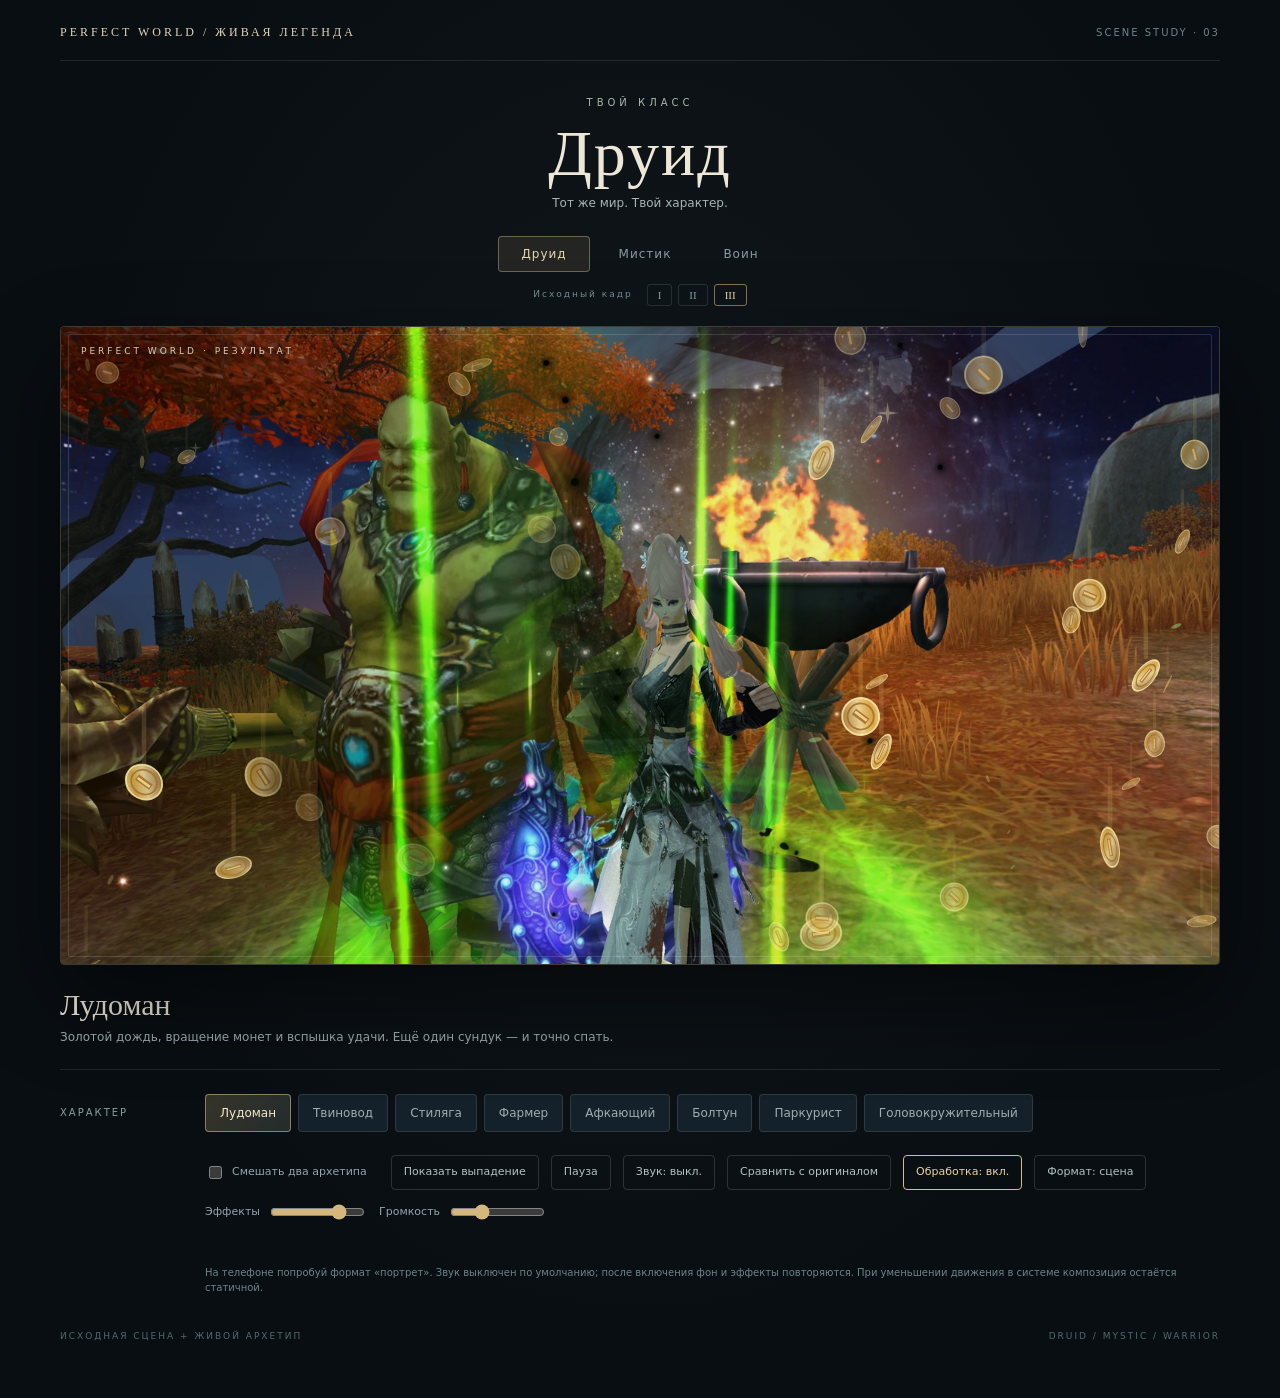
<file: result-scenes/index.html>
<!doctype html><html lang="ru"><head><meta charset="utf-8"><meta name="viewport" content="width=device-width,initial-scale=1"><title>Perfect World · Живая легенда</title><link rel="stylesheet" href="scene.css"><style>
:root{color-scheme:dark}*{box-sizing:border-box}body{margin:0;background:#090e12;color:#eee7d7;font:14px/1.5 system-ui,-apple-system,sans-serif;background-image:radial-gradient(ellipse at 50% 40%,#23303545,transparent 65%)}button,select,input{font:inherit}button{cursor:pointer;color:inherit}.shell{max-width:1220px;margin:auto;padding:25px 30px 55px}.top{display:flex;justify-content:space-between;align-items:center;border-bottom:1px solid #b5c4c021;padding-bottom:20px}.brand{font:12px Georgia;letter-spacing:3px;color:#e2d4b6}.edition{font-size:10px;letter-spacing:2px;color:#6f838b}.heading{text-align:center;margin:30px 0 24px}.eyebrow{font-size:10px;letter-spacing:4px;color:#aab9a8}.heading h1{font:64px/1.04 Georgia;margin:9px 0 6px;font-weight:400;letter-spacing:2px}.heading p{color:#a7b5b6;font-size:12px;margin:0}.class-picker{display:flex;justify-content:center;gap:6px;margin-bottom:22px}.class-picker button{background:transparent;border:1px solid transparent;padding:8px 22px;border-radius:4px;font-size:12px;letter-spacing:1px;color:#8b9ba0}.class-picker button[aria-pressed=true]{border-color:#d7c39466;color:#e8d5ae;background:#c4aa7420}.shot-picker{display:flex;justify-content:center;align-items:center;gap:6px;margin:-10px 0 20px}.shot-picker span{font-size:9px;letter-spacing:2px;color:#798d96;margin-right:8px}.shot-picker button{font:11px Georgia;background:transparent;border:1px solid #829b9638;padding:4px 10px;color:#8ba0a8;border-radius:3px}.shot-picker button[aria-pressed=true]{color:#ead5a8;border-color:#d4b77a99}.stage{position:relative;max-width:1160px;margin:auto;overflow:hidden;border-radius:4px;box-shadow:0 35px 90px #0007;border:1px solid #c4b18b44}.scene-label{pointer-events:none;position:absolute;z-index:3;top:18px;left:20px;color:#fffbf0cc;text-shadow:0 1px 10px #000;font-size:9px;letter-spacing:3px}.stage:after{content:'';position:absolute;inset:7px;pointer-events:none;border:1px solid #fff2;border-radius:2px;z-index:2}.story{display:flex;align-items:center;justify-content:space-between;gap:25px;padding:23px 0;border-bottom:1px solid #b5c4c021}.story h2{font:30px Georgia;font-weight:400;margin:0 0 6px}.story p{font-size:12px;color:#9baaae;margin:0;max-width:720px}.loot{white-space:nowrap;font:24px Georgia;color:#aeeac9}.loot small{display:block;font:9px system-ui;letter-spacing:2px;color:#869f95;text-align:right}.effects{margin-top:24px;display:grid;grid-template-columns:125px 1fr;gap:20px;align-items:start}.effects-label{font-size:10px;letter-spacing:2px;color:#8b9da1;padding-top:11px}#archetypes{display:flex;gap:7px;flex-wrap:wrap}#archetypes button{padding:9px 14px;border:1px solid #a2bab02a;background:#15212a;border-radius:4px;font-size:12px;color:#9caeaf}#archetypes button[aria-pressed=true]{color:#f4e6cb;border-color:#e3c99088;background:linear-gradient(130deg,#4e4734aa,#242c2e)}button:hover{filter:brightness(1.18)}button:focus-visible,input:focus-visible{outline:2px solid #edcc86;outline-offset:4px}.options{margin-top:23px;padding-left:145px;display:flex;align-items:center;gap:12px;flex-wrap:wrap}.options button{border:1px solid #8d9e9540;background:transparent;border-radius:4px;font-size:11px;padding:8px 12px;color:#b2c1c2}.options button[aria-pressed=true]{border-color:#d4bf85;color:#ead3a1}.mix{display:flex;align-items:center;gap:7px;color:#94a6ab;font-size:11px;margin-right:12px}.mix input{accent-color:#d3b77d}.density{display:flex;align-items:center;gap:8px;color:#94a6ab;font-size:11px}.density input{width:95px;accent-color:#d3b77d}.note{color:#6f838a;font-size:10px;margin:18px 0 0;padding-left:145px}#status{min-height:15px;color:#c9ba98;font-size:11px;padding-left:145px;margin:10px 0 0}.bottom{display:flex;justify-content:space-between;gap:12px;margin-top:35px;font-size:9px;letter-spacing:2px;color:#536970}@media(max-width:700px){.shell{padding:18px 12px 35px}.top{padding-bottom:16px}.brand{font-size:10px;letter-spacing:2px}.edition{display:none}.heading{margin:25px 0 17px}.heading h1{font-size:47px}.class-picker button{padding:8px 16px}.scene-label{top:12px;left:14px;font-size:7px;letter-spacing:2px}.story{padding:18px 2px;gap:14px}.story h2{font-size:25px}.story p{font-size:11px}.effects{grid-template-columns:1fr;gap:8px;margin-top:18px}.effects-label{font-size:9px}.options,.note,#status{padding-left:0}.options{gap:8px}.options button{font-size:10px}.mix{width:100%;margin-bottom:4px}.bottom{font-size:8px}.loot{font-size:19px}}
</style></head><body><main class="shell"><header class="top"><span class="brand">PERFECT WORLD / ЖИВАЯ ЛЕГЕНДА</span><span class="edition">SCENE STUDY · 03</span></header><section class="heading"><span class="eyebrow">ТВОЙ КЛАСС</span><h1 id="className">Друид</h1><p>Тот же мир. Твой характер.</p></section><nav class="class-picker" id="classes" aria-label="Выбор класса"></nav><div class="shot-picker"><span>Исходный кадр</span><button type="button" data-shot="0">I</button><button type="button" data-shot="1">II</button><button type="button" data-shot="2">III</button></div><section id="stage" class="stage" aria-label="Игровая сцена"><span class="scene-label" id="sceneLabel">PERFECT WORLD · РЕЗУЛЬТАТ</span><div id="sceneMount"></div></section><section class="story" aria-live="polite"><div><h2 id="archetypeName"></h2><p id="description"></p><small id="launchStatus" hidden style="display:block;color:#94bdd1;font-size:10px;margin-top:6px" aria-live="off"></small></div><div id="loot" class="loot" hidden><span id="lootValue">+0</span><small>ДОБЫЧА · ДЕМО</small></div></section><section class="effects"><span class="effects-label">ХАРАКТЕР</span><div id="archetypes" role="group" aria-label="Архетипы"></div></section><div class="options"><label class="mix"><input id="mix" type="checkbox">Смешать два архетипа</label><button type="button" id="replay">Показать выпадение</button><button type="button" id="pause" aria-pressed="false">Пауза</button><button type="button" id="sound" aria-pressed="false">Звук: выкл.</button><button type="button" id="compare" aria-pressed="false">Сравнить с оригиналом</button><button type="button" id="preprocess" aria-pressed="true">Обработка: вкл.</button><button type="button" id="format" aria-pressed="false">Формат: сцена</button><label class="density">Эффекты <input id="density" type="range" min="30" max="120" value="100" aria-label="Интенсивность эффектов"></label><label class="density">Громкость <input id="volume" type="range" min="0" max="100" value="30" aria-label="Громкость звукового фона"></label></div><p id="status" aria-live="polite"></p><p class="note">На телефоне попробуй формат «портрет». Звук выключен по умолчанию; после включения фон и эффекты повторяются. При уменьшении движения в системе композиция остаётся статичной.</p><footer class="bottom"><span>ИСХОДНАЯ СЦЕНА + ЖИВОЙ АРХЕТИП</span><span>DRUID / MYSTIC / WARRIOR</span></footer></main><script src="data/scenes.js"></script><script src="soundscape.js"></script><script src="scene-engine.js"></script><script src="demo.js"></script></body></html>
</file>
<file: result-scenes/scene.css>
.pw-scene{position:relative;isolation:isolate;aspect-ratio:1536/846;width:100%;overflow:hidden;background:#111923;--scene-color:#c1ddaa}.pw-scene__image,.pw-scene__effects,.pw-scene__reveal{position:absolute;inset:0;width:100%;height:100%}.pw-scene__image{object-fit:cover}.pw-scene__effects{pointer-events:none}.pw-scene__reveal{pointer-events:none;background:radial-gradient(ellipse at 50% 60%,transparent 10%,#08131ca6);opacity:0}.pw-scene.is-entering{animation:pw-arrival 1.7s cubic-bezier(.15,.7,.2,1) both}.pw-scene.is-entering .pw-scene__reveal{animation:pw-veil 1.7s ease-out both}.pw-scene.is-loading:after{content:'Проявляем героя…';position:absolute;inset:0;display:grid;place-items:center;background:#101a23;color:#c4d6d5;font:13px system-ui;letter-spacing:2px}.pw-scene.is-paused{animation:none!important;opacity:1;transform:none}.pw-scene.is-paused .pw-scene__reveal{animation:none!important;opacity:0}.pw-scene.is-original,.pw-scene.is-original *{animation:none!important}.pw-scene.is-original .pw-scene__reveal{display:none}.stage--portrait{max-width:600px!important}.stage--portrait .pw-scene{aspect-ratio:4/5}
@keyframes pw-arrival{from{transform:scale(1.045);opacity:.25}to{transform:scale(1);opacity:1}}@keyframes pw-veil{0%{opacity:1}65%{opacity:.3}100%{opacity:0}}
@media(prefers-reduced-motion:reduce){.pw-scene,.pw-scene *{animation:none!important}}

.pw-scene__processed{position:absolute;inset:0;width:100%;height:100%;object-fit:cover;pointer-events:none}.pw-tone-defs{position:absolute;left:0;top:0;width:0;height:0;overflow:hidden;pointer-events:none}.pw-scene.no-preprocess .pw-scene__processed,.pw-scene.is-original .pw-scene__processed{display:none}
</file>
<file: result-scenes/integration.css>
.result-hero.result-hero--scene{display:block}.result-scene-panel{width:100%;min-width:0;overflow:hidden;background:#0e1621}.result-scene-panel [data-result-scene]{width:100%;margin:0 auto;overflow:hidden}.result-scene-panel.is-portrait [data-result-scene]{max-width:480px}.result-scene-panel.is-portrait .pw-scene{aspect-ratio:4/5}.result-scene-fallback{min-height:280px}.result-scene-controls{display:flex;align-items:center;flex-wrap:wrap;gap:8px;padding:12px 17px;border-top:1px solid #b0c0c02a}.result-scene-controls[hidden]{display:none}.result-scene-controls .ghost{font-size:11px;padding:8px 11px}.result-scene-controls label{display:flex;align-items:center;gap:7px;font-size:11px;color:#aab8c4}.result-scene-controls input{width:85px;accent-color:#d7b77d}.result-hero--scene .result-body{padding-top:24px}@media(max-width:600px){.result-scene-controls{padding:10px;gap:7px}.result-scene-controls .ghost{font-size:10px;padding:8px}.result-scene-controls input{width:70px}}
</file>
